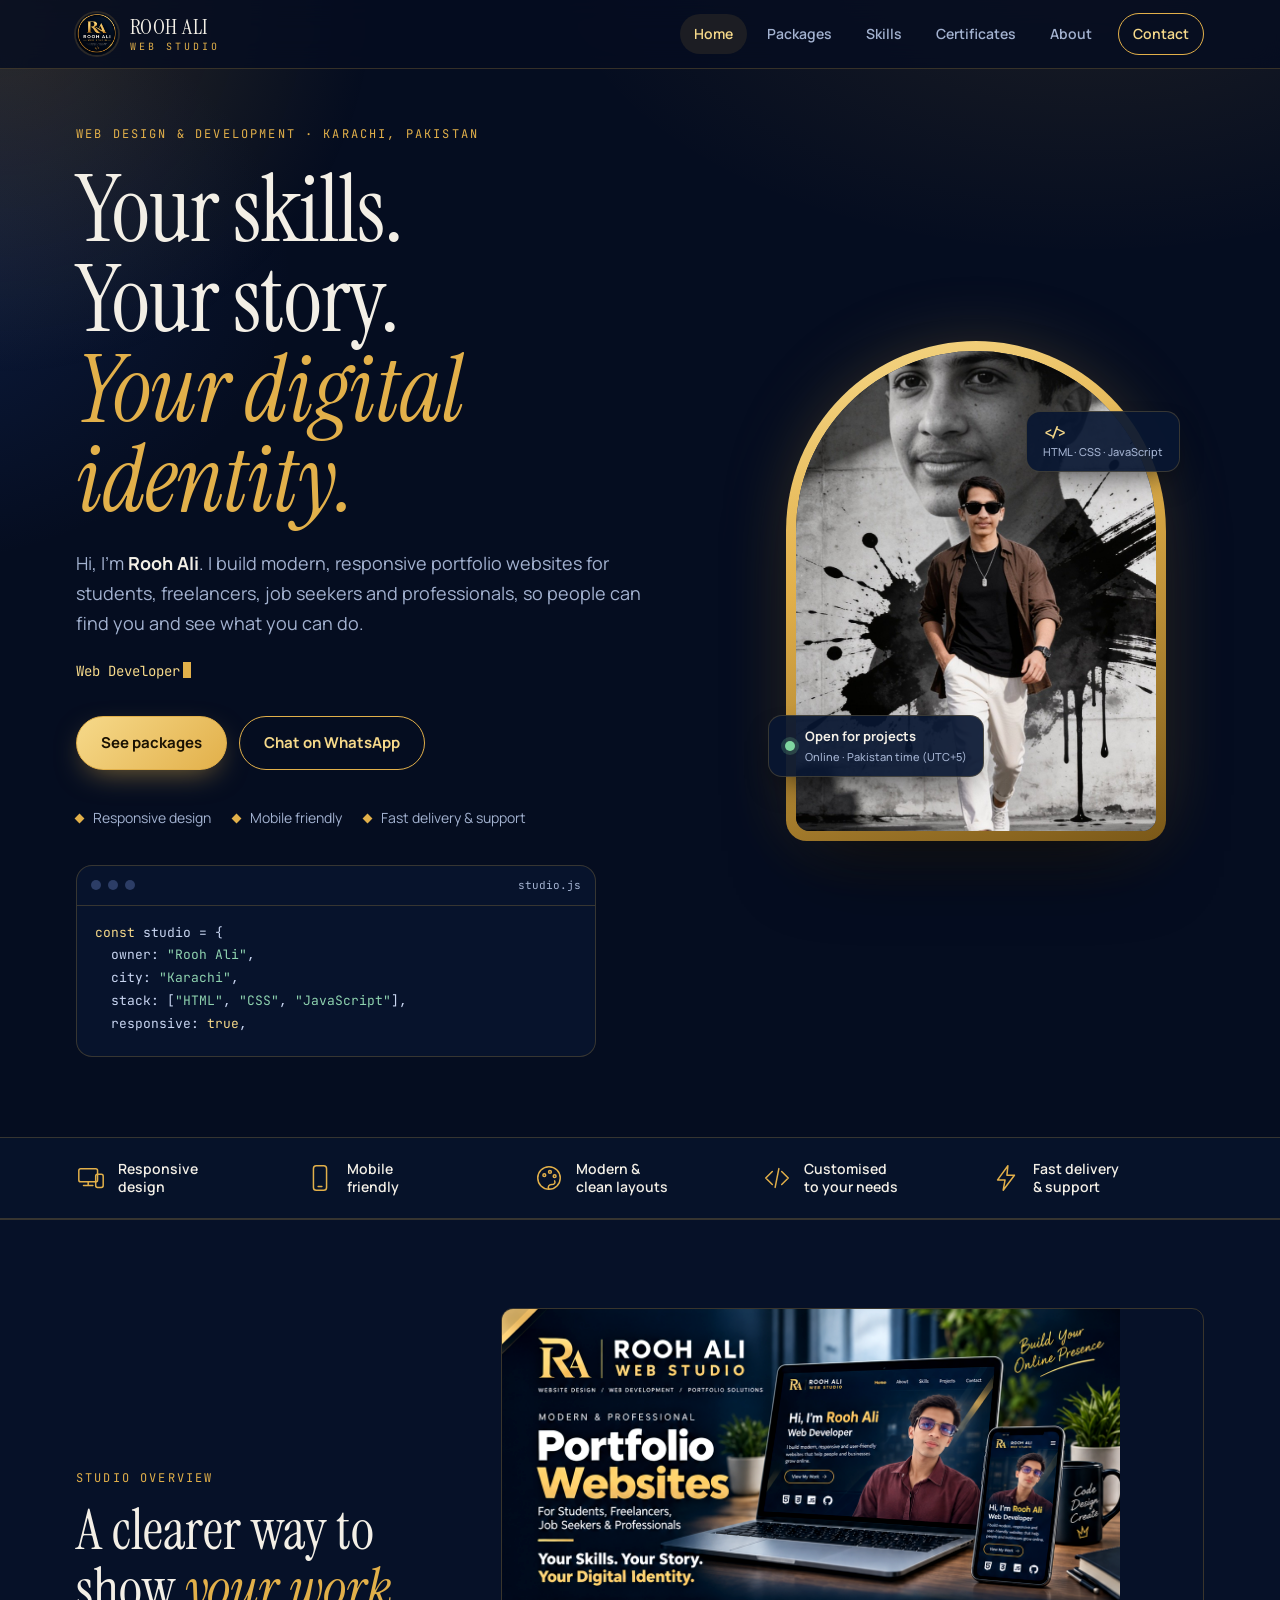
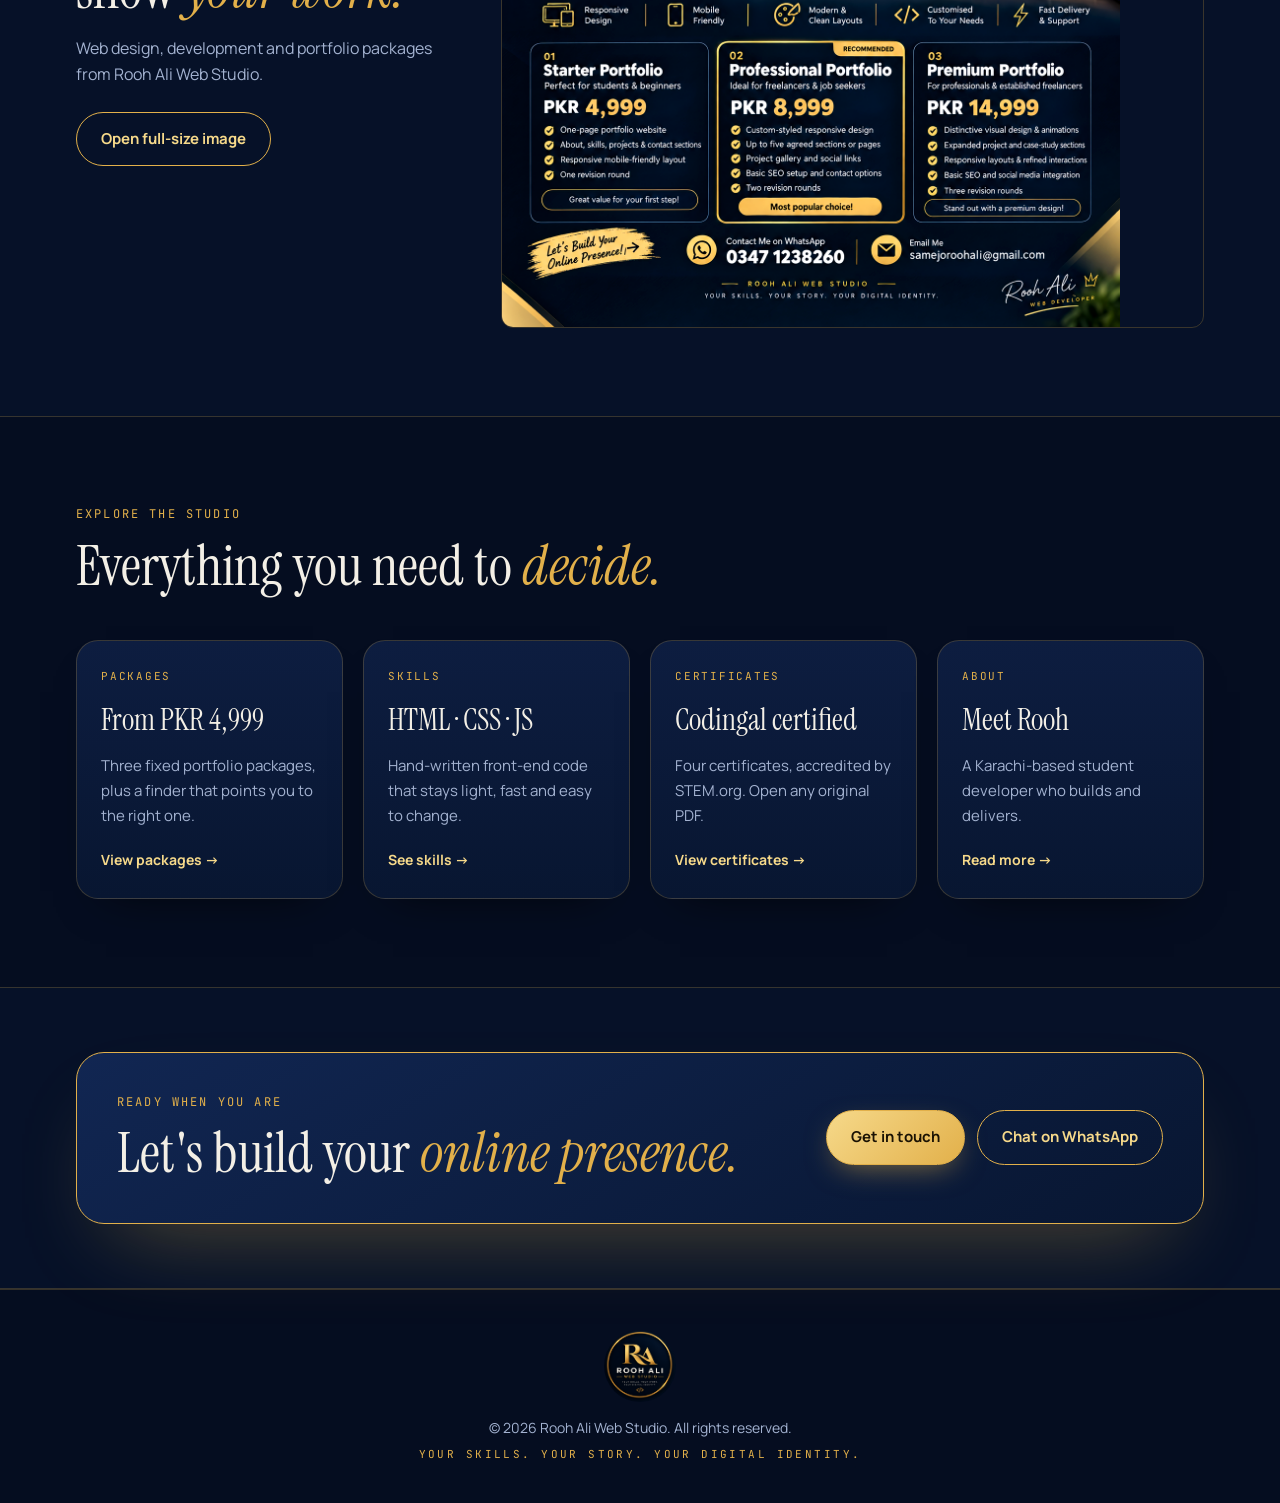
<file: index.html>
<!doctype html>
<html lang="en">

<head>
  <meta charset="utf-8">
  <meta name="viewport" content="width=device-width,initial-scale=1,viewport-fit=cover">
  <title>Rooh Ali Web Studio</title>
  <meta name="description"
    content="Rooh Ali Web Studio: modern, responsive portfolio websites for students, freelancers, job seekers and professionals. Karachi, Pakistan.">
  <meta property="og:title" content="Rooh Ali Web Studio">
  <meta property="og:description" content="Modern portfolio websites for students, freelancers and professionals.">
  <meta property="og:image" content="./assets/photo.jpg">
  <meta property="og:type" content="website">
  <meta name="twitter:card" content="summary_large_image">
  <link rel="icon" href="./assets/logo.png">
  <link rel="stylesheet"
    href="https://fonts.googleapis.com/css2?family=Instrument+Serif:ital@0;1&family=Manrope:wght@400;500;600;700;800&family=JetBrains+Mono:wght@400;500&display=swap">
  <link rel="stylesheet" href="./style.css">
</head>

<body>
  <header class="top">
    <div class="wrap nav">
      <a class="brand" href="./index.html" aria-label="Rooh Ali Web Studio, home"><img src="./assets/logo.png" alt=""
          width="42" height="42"><b>ROOH ALI<span>WEB STUDIO</span></b></a>
      <button class="burger" id="burger" aria-expanded="false" aria-controls="links"
        aria-label="Open menu"><span></span></button>
      <nav class="links" id="links" aria-label="Main"><a href="./index.html" class="on" aria-current="page">Home</a><a
          href="./packages.html">Packages</a><a href="./skills.html">Skills</a><a
          href="./certificates.html">Certificates</a><a href="./about.html">About</a><a class="cta"
          href="./contact.html">Contact</a></nav>
    </div>
  </header>
  <main>
    <section class="hero">
      <div class="wrap hero-grid">
        <div>
          <div class="eyebrow">Web design &amp; development · Karachi, Pakistan</div>
          <h1>Your skills. Your story.<em>Your digital identity.</em></h1>
          <p class="sub">Hi, I'm <b>Rooh Ali</b>. I build modern, responsive portfolio websites for students,
            freelancers, job seekers and professionals, so people can find you and see what you can do.</p>
          <div class="role" aria-live="off"><span id="typed"></span><i></i></div>
          <div class="cta-row">
            <a class="btn btn-gold" href="./packages.html">See packages</a>
            <a class="btn btn-ghost"
              href="https://wa.me/923471238260?text=Hi%20Rooh%2C%20I%27d%20like%20a%20portfolio%20website."
              target="_blank" rel="noopener">Chat on WhatsApp</a>
          </div>
          <ul class="trust">
            <li>Responsive design</li>
            <li>Mobile friendly</li>
            <li>Fast delivery &amp; support</li>
          </ul>
          <div class="code" aria-hidden="true">
            <div class="bar"><i></i><i></i><i></i><span>studio.js</span></div>
            <pre id="codeout"></pre>
          </div>
        </div>
        <div class="portrait" id="portrait">
          <div class="frame" id="frame">
            <img src="./assets/photo.jpg" alt="Rooh Ali, web developer, walking in front of a concrete wall" width="864"
              height="1536">
          </div>
          <div class="badge b1"><span class="dot"></span>
            <div>Open for projects<small>Online · Pakistan time (UTC+5)</small></div>
          </div>
          <div class="badge b2">
            <div><code>&lt;/&gt;</code><small>HTML · CSS · JavaScript</small></div>
          </div>
        </div>
      </div>
    </section>

    <div class="strip">
      <div class="wrap">
        <ul>
          <li><svg viewBox="0 0 32 32">
              <rect x="3" y="6" width="20" height="14" rx="2" />
              <path d="M8 24h10M13 20v4" />
              <rect x="21" y="12" width="8" height="14" rx="2" />
            </svg>Responsive<br>design</li>
          <li><svg viewBox="0 0 32 32">
              <rect x="9" y="3" width="14" height="26" rx="3" />
              <path d="M14 25h4" />
            </svg>Mobile<br>friendly</li>
          <li><svg viewBox="0 0 32 32">
              <circle cx="16" cy="16" r="12" />
              <circle cx="11" cy="13" r="1.5" />
              <circle cx="17" cy="9.5" r="1.5" />
              <circle cx="22" cy="14" r="1.5" />
              <path d="M16 28c-2-3 0-5 3-5s4-2 3-4" />
            </svg>Modern &amp;<br>clean layouts</li>
          <li><svg viewBox="0 0 32 32">
              <path d="M11 9l-7 7 7 7M21 9l7 7-7 7M18 6l-4 20" />
            </svg>Customised<br>to your needs</li>
          <li><svg viewBox="0 0 32 32">
              <path d="M18 3L7 18h8l-2 11 12-16h-8z" />
            </svg>Fast delivery<br>&amp; support</li>
        </ul>
      </div>
    </div>

    <section class="alt studio-art">
      <div class="wrap">
        <div class="studio-art-copy">
          <div class="eyebrow">Studio overview</div>
          <h2 class="h2">A clearer way to show <em>your work.</em></h2>
          <p class="lead">Web design, development and portfolio packages from Rooh Ali Web Studio.</p>
          <a class="btn btn-ghost" href="./assets/studio-promo.png" target="_blank" rel="noopener">Open full-size
            image</a>
        </div>
        <a class="studio-art-image" href="./assets/studio-promo.png" target="_blank" rel="noopener">
          <img src="./assets/studio-promo.png"
            alt="Rooh Ali Web Studio overview of portfolio services, packages and contact details" loading="lazy">
        </a>
      </div>
    </section>

    <section id="explore">
      <div class="wrap">
        <div class="sec-head rv">
          <div class="eyebrow">Explore the studio</div>
          <h2 class="h2">Everything you need to <em>decide.</em></h2>
        </div>
        <div class="explore">
          <a class="xcard rv" href="./packages.html"><small>Packages</small>
            <h3>From PKR 4,999</h3>
            <p>Three fixed portfolio packages, plus a finder that points you to the right one.</p><span class="go">View
              packages →</span>
          </a>
          <a class="xcard rv" href="./skills.html"><small>Skills</small>
            <h3>HTML · CSS · JS</h3>
            <p>Hand-written front-end code that stays light, fast and easy to change.</p><span class="go">See skills
              →</span>
          </a>
          <a class="xcard rv" href="./certificates.html"><small>Certificates</small>
            <h3>Codingal certified</h3>
            <p>Four certificates, accredited by STEM.org. Open any original PDF.</p><span class="go">View
              certificates →</span>
          </a>
          <a class="xcard rv" href="./about.html"><small>About</small>
            <h3>Meet Rooh</h3>
            <p>A Karachi-based student developer who builds and delivers.</p><span class="go">Read more →</span>
          </a>
        </div>
      </div>
    </section>
    <section class="alt" style="padding-block:64px">
      <div class="wrap">
        <div class="band rv">
          <div>
            <div class="eyebrow">Ready when you are</div>
            <h2 class="h2">Let's build your <em>online presence.</em></h2>
          </div>
          <div class="cta-row" style="margin:0"><a class="btn btn-gold" href="./contact.html">Get in touch</a><a
              class="btn btn-ghost"
              href="https://wa.me/923471238260?text=Hi%20Rooh%2C%20I%27d%20like%20a%20portfolio%20website."
              target="_blank" rel="noopener">Chat on WhatsApp</a></div>
        </div>
      </div>
    </section>
  </main>
  <footer>
    <div class="wrap"><img src="./assets/logo.png" alt="Rooh Ali Web Studio logo" width="72" height="72">
      <div>© <span id="yr">2026</span> Rooh Ali Web Studio. All rights reserved.</div>
      <div class="tl">Your skills. Your story. Your digital identity.</div>
    </div>
  </footer>
  <button class="totop" id="totop" aria-label="Back to top">↑</button>
  <script src="./main.js"></script>
</body>

</html>
</file>
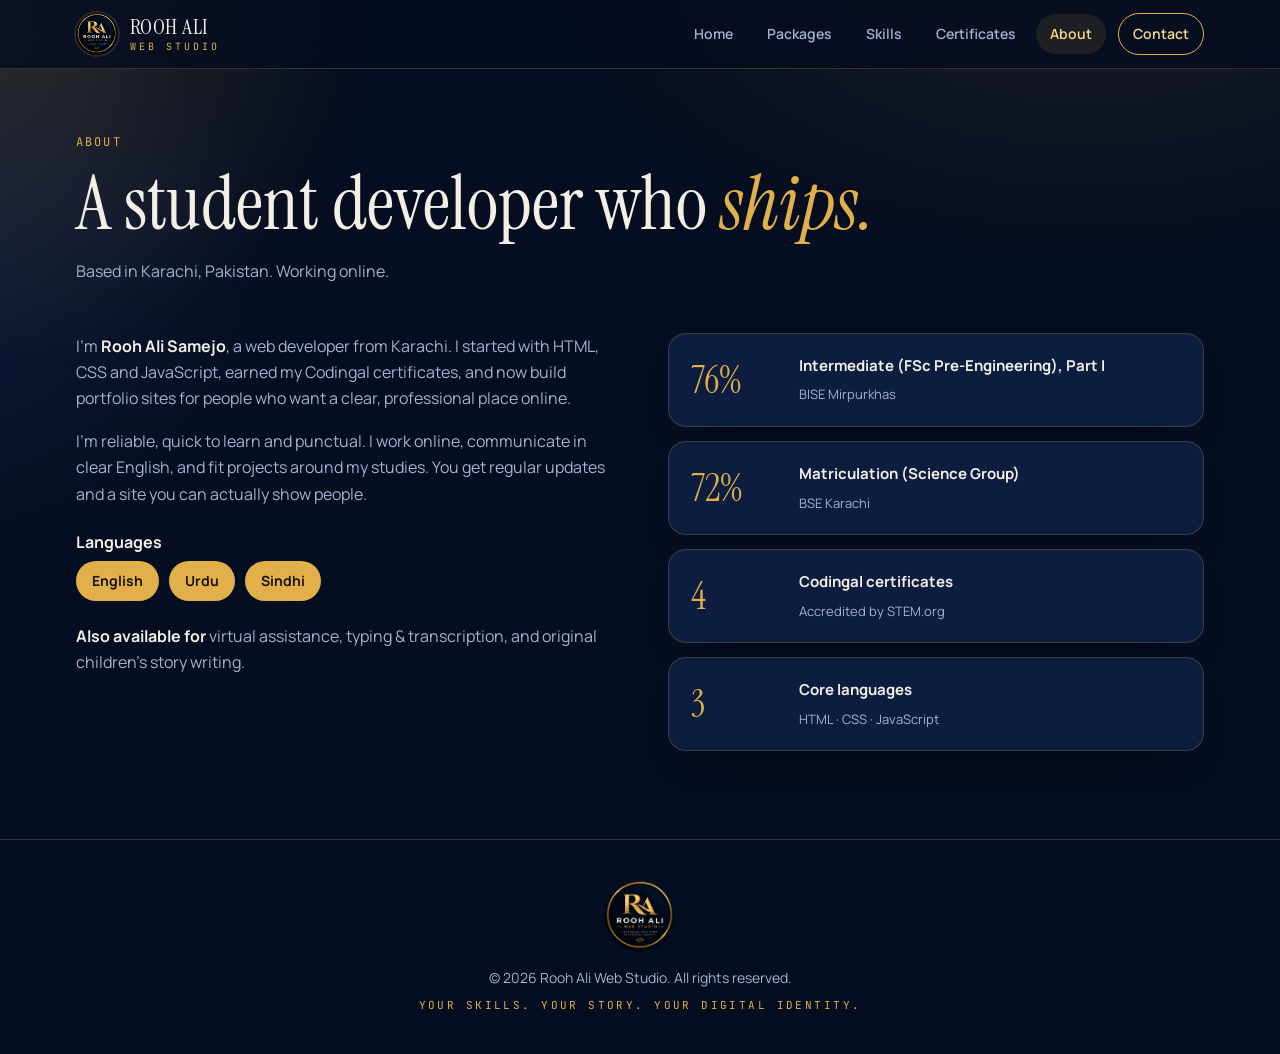
<file: about.html>
<!doctype html>
<html lang="en">

<head>
  <meta charset="utf-8">
  <meta name="viewport" content="width=device-width,initial-scale=1,viewport-fit=cover">
  <title>About | Rooh Ali Web Studio</title>
  <meta name="description"
    content="Rooh Ali Web Studio: modern, responsive portfolio websites for students, freelancers, job seekers and professionals. Karachi, Pakistan.">
  <link rel="icon" href="./assets/logo.png">
  <link rel="stylesheet"
    href="https://fonts.googleapis.com/css2?family=Instrument+Serif:ital@0;1&family=Manrope:wght@400;500;600;700;800&family=JetBrains+Mono:wght@400;500&display=swap">
  <link rel="stylesheet" href="./style.css">
</head>

<body>
  <header class="top">
    <div class="wrap nav">
      <a class="brand" href="./index.html" aria-label="Rooh Ali Web Studio, home"><img src="./assets/logo.png" alt=""
          width="42" height="42"><b>ROOH ALI<span>WEB STUDIO</span></b></a>
      <button class="burger" id="burger" aria-expanded="false" aria-controls="links"
        aria-label="Open menu"><span></span></button>
      <nav class="links" id="links" aria-label="Main"><a href="./index.html">Home</a><a
          href="./packages.html">Packages</a><a href="./skills.html">Skills</a><a
          href="./certificates.html">Certificates</a><a href="./about.html" class="on" aria-current="page">About</a><a
          class="cta" href="./contact.html">Contact</a></nav>
    </div>
  </header>
  <main>
    <div class="phead">
      <div class="wrap">
        <div class="eyebrow">About</div>
        <h1>A student developer who <em>ships.</em></h1>
        <p class="lead">Based in Karachi, Pakistan. Working online.</p>
      </div>
    </div>
    <section id="about">
      <div class="wrap about">
        <div class="rv">
          <div>
            <p>I'm <b>Rooh Ali Samejo</b>, a web developer from Karachi. I started with HTML, CSS and JavaScript, earned
              my Codingal certificates, and now build portfolio sites for people who want a clear, professional place
              online.</p>
            <p>I'm reliable, quick to learn and punctual. I work online, communicate in clear English, and fit projects
              around my studies. You get regular updates and a site you can actually show people.</p>
            <p style="margin-top:22px"><b>Languages</b></p>
            <div class="langs"><span>English</span><span>Urdu</span><span>Sindhi</span></div>
            <p style="margin-top:22px"><b>Also available for</b> virtual assistance, typing &amp; transcription, and
              original children's story writing.</p>
          </div>
        </div>
        <div class="facts rv">
          <div class="fact">
            <div class="n">76%</div><b>Intermediate (FSc Pre-Engineering), Part I</b><span>BISE Mirpurkhas</span>
          </div>
          <div class="fact">
            <div class="n">72%</div><b>Matriculation (Science Group)</b><span>BSE Karachi</span>
          </div>
          <div class="fact">
            <div class="n">4</div><b>Codingal certificates</b><span>Accredited by STEM.org</span>
          </div>
          <div class="fact">
            <div class="n">3</div><b>Core languages</b><span>HTML · CSS · JavaScript</span>
          </div>
        </div>
      </div>
    </section>

  </main>
  <footer>
    <div class="wrap"><img src="./assets/logo.png" alt="Rooh Ali Web Studio logo" width="72" height="72">
      <div>© <span id="yr">2026</span> Rooh Ali Web Studio. All rights reserved.</div>
      <div class="tl">Your skills. Your story. Your digital identity.</div>
    </div>
  </footer>
  <button class="totop" id="totop" aria-label="Back to top">↑</button>
  <script src="./main.js"></script>
</body>

</html>
</file>
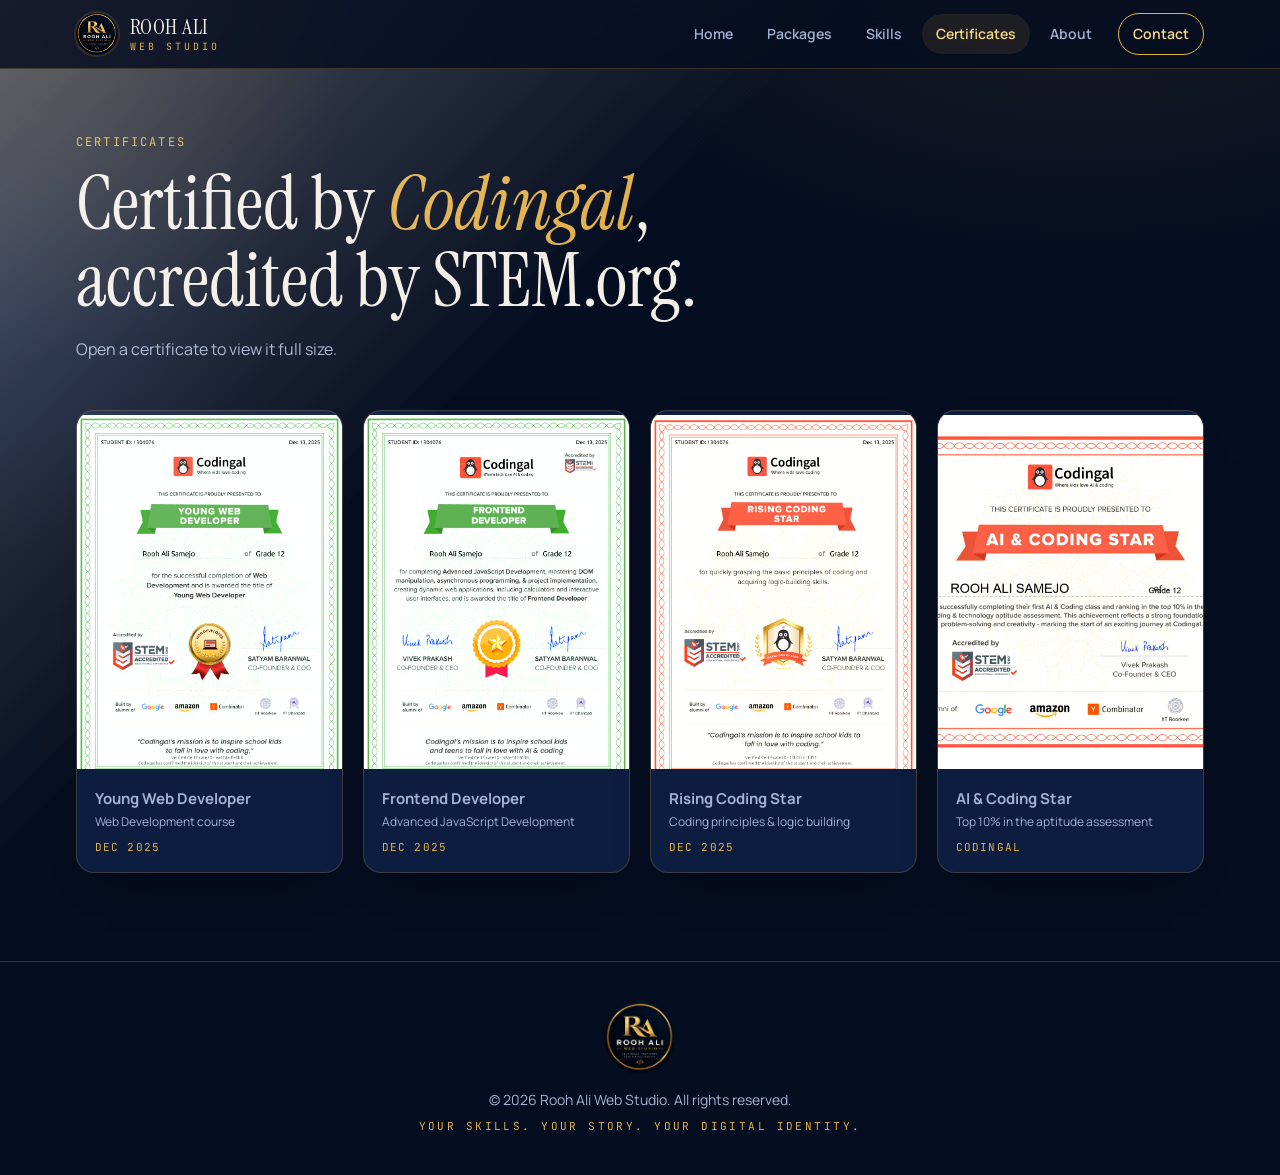
<file: certificates.html>
<!doctype html>
<html lang="en">

<head>
  <meta charset="utf-8">
  <meta name="viewport" content="width=device-width,initial-scale=1,viewport-fit=cover">
  <title>Certificates | Rooh Ali Web Studio</title>
  <meta name="description"
    content="Rooh Ali Web Studio: modern, responsive portfolio websites for students, freelancers, job seekers and professionals. Karachi, Pakistan.">
  <link rel="icon" href="./assets/logo.png">
  <link rel="stylesheet"
    href="https://fonts.googleapis.com/css2?family=Instrument+Serif:ital@0;1&family=Manrope:wght@400;500;600;700;800&family=JetBrains+Mono:wght@400;500&display=swap">
  <link rel="stylesheet" href="./style.css">
</head>

<body>
  <header class="top">
    <div class="wrap nav">
      <a class="brand" href="./index.html" aria-label="Rooh Ali Web Studio, home"><img src="./assets/logo.png" alt=""
          width="42" height="42"><b>ROOH ALI<span>WEB STUDIO</span></b></a>
      <button class="burger" id="burger" aria-expanded="false" aria-controls="links"
        aria-label="Open menu"><span></span></button>
      <nav class="links" id="links" aria-label="Main"><a href="./index.html">Home</a><a
          href="./packages.html">Packages</a><a href="./skills.html">Skills</a><a href="./certificates.html" class="on"
          aria-current="page">Certificates</a><a href="./about.html">About</a><a class="cta"
          href="./contact.html">Contact</a></nav>
    </div>
  </header>
  <main>
    <div class="phead">
      <div class="wrap">
        <div class="eyebrow">Certificates</div>
        <h1>Certified by <em>Codingal</em>, accredited by STEM.org.</h1>
        <p class="lead">Open a certificate to view it full size.</p>
      </div>
    </div>
    <section id="certificates">
      <div class="wrap">
        <div class="certs">
          <button class="cert rv" type="button" data-img="./assets/cert-web-preview.png" data-title="Young Web Developer"
            data-desc="Web Development course" aria-label="View Young Web Developer certificate preview">
            <span class="im"><img src="./assets/cert-web-preview.png" alt="Young Web Developer certificate preview" loading="lazy"></span>
            <span class="tx"><b>Young Web Developer</b><span>Web Development course</span><em>DEC 2025</em></span>
          </button>
          <button class="cert rv" type="button" data-img="./assets/cert-frontend-preview.png" data-title="Frontend Developer"
            data-desc="Advanced JavaScript Development" aria-label="View Frontend Developer certificate preview">
            <span class="im"><img src="./assets/cert-frontend-preview.png" alt="Frontend Developer certificate preview" loading="lazy"></span>
            <span class="tx"><b>Frontend Developer</b><span>Advanced JavaScript Development</span><em>DEC
                2025</em></span>
          </button>
          <button class="cert rv" type="button" data-img="./assets/cert-rising-preview.png" data-title="Rising Coding Star"
            data-desc="Coding principles &amp; logic building" aria-label="View Rising Coding Star certificate preview">
            <span class="im"><img src="./assets/cert-rising-preview.png" alt="Rising Coding Star certificate preview" loading="lazy"></span>
            <span class="tx"><b>Rising Coding Star</b><span>Coding principles &amp; logic building</span><em>DEC
                2025</em></span>
          </button>
          <button class="cert rv" type="button" data-img="./assets/cert-trial-preview.png" data-title="AI &amp; Coding Star"
            data-desc="Top 10% in the aptitude assessment" aria-label="View AI and Coding Star certificate preview">
            <span class="im"><img src="./assets/cert-trial-preview.png" alt="AI and Coding Star certificate preview" loading="lazy"></span>
            <span class="tx"><b>AI &amp; Coding Star</b><span>Top 10% in the aptitude
                assessment</span><em>CODINGAL</em></span>
          </button>
        </div>
      </div>
    </section>

  </main>
  <footer>
    <div class="wrap"><img src="./assets/logo.png" alt="Rooh Ali Web Studio logo" width="72" height="72">
      <div>© <span id="yr">2026</span> Rooh Ali Web Studio. All rights reserved.</div>
      <div class="tl">Your skills. Your story. Your digital identity.</div>
    </div>
  </footer>
  <button class="totop" id="totop" aria-label="Back to top">↑</button>
  <script src="./main.js"></script>
</body>

</html>
</file>
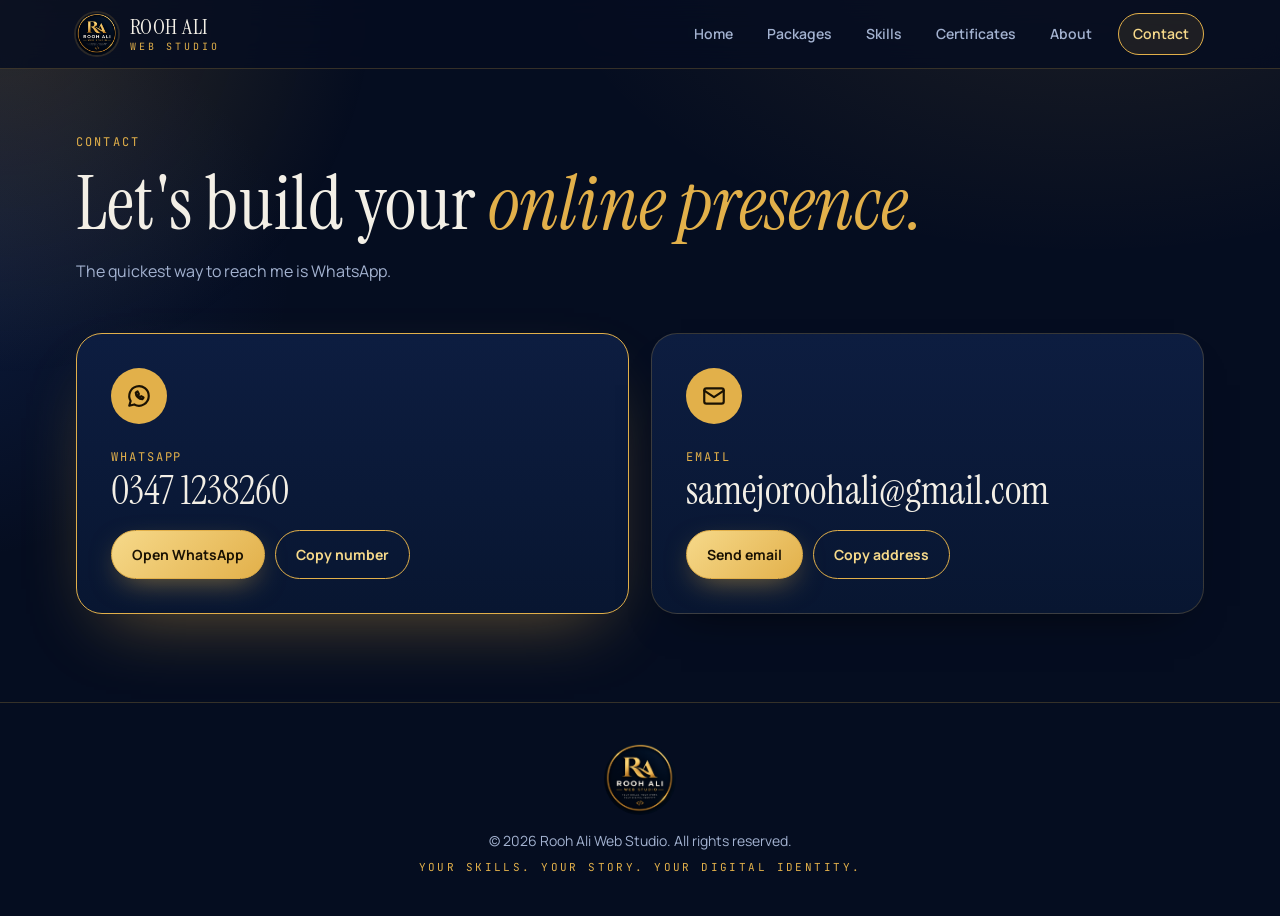
<file: contact.html>
<!doctype html>
<html lang="en">

<head>
    <meta charset="utf-8">
    <meta name="viewport" content="width=device-width,initial-scale=1,viewport-fit=cover">
    <title>Contact | Rooh Ali Web Studio</title>
    <meta name="description"
        content="Rooh Ali Web Studio: modern, responsive portfolio websites for students, freelancers, job seekers and professionals. Karachi, Pakistan.">
    <link rel="icon" href="./assets/logo.png">
    <link rel="stylesheet"
        href="https://fonts.googleapis.com/css2?family=Instrument+Serif:ital@0;1&family=Manrope:wght@400;500;600;700;800&family=JetBrains+Mono:wght@400;500&display=swap">
    <link rel="stylesheet" href="./style.css">
</head>

<body>
    <header class="top">
        <div class="wrap nav">
            <a class="brand" href="./index.html" aria-label="Rooh Ali Web Studio, home"><img src="./assets/logo.png" alt=""
                    width="42" height="42"><b>ROOH ALI<span>WEB STUDIO</span></b></a>
            <button class="burger" id="burger" aria-expanded="false" aria-controls="links"
                aria-label="Open menu"><span></span></button>
            <nav class="links" id="links" aria-label="Main"><a href="./index.html">Home</a><a
                    href="./packages.html">Packages</a><a href="./skills.html">Skills</a><a
                    href="./certificates.html">Certificates</a><a href="./about.html">About</a><a class="cta on"
                    href="./contact.html" aria-current="page">Contact</a></nav>
        </div>
    </header>
    <main>
        <div class="phead">
            <div class="wrap">
                <div class="eyebrow">Contact</div>
                <h1>Let's build your <em>online presence.</em></h1>
                <p class="lead">The quickest way to reach me is WhatsApp.</p>
            </div>
        </div>
        <section>
            <div class="wrap">
                <div class="ccards">
                    <article class="ccard main rv"><span class="ci"><svg viewBox="0 0 24 24">
                                <path d="M21 12a9 9 0 0 1-13.4 7.8L3 21l1.3-4.4A9 9 0 1 1 21 12z" />
                                <path d="M9 9c0 3 3 6 6 6l1.2-1.6-2.2-1.2-.9.8c-.9-.4-1.6-1.1-2-2l.8-.9L10.7 7.8z" />
                            </svg></span>
                        <div><small>WhatsApp</small><strong>0347 1238260</strong></div>
                        <div class="acts"><a class="btn btn-gold"
                                href="https://wa.me/923471238260?text=Hi%20Rooh%2C%20I%27d%20like%20a%20portfolio%20website."
                                target="_blank" rel="noopener">Open WhatsApp</a><button class="btn btn-ghost cp"
                                type="button" data-copy="0347 1238260">Copy number</button></div>
                    </article>
                    <article class="ccard rv"><span class="ci"><svg viewBox="0 0 24 24">
                                <rect x="3" y="5" width="18" height="14" rx="2" />
                                <path d="M3 7l9 6 9-6" />
                            </svg></span>
                        <div><small>Email</small><strong>samejoroohali@gmail.com</strong></div>
                        <div class="acts"><a class="btn btn-gold" href="mailto:samejoroohali@gmail.com">Send
                                email</a><button class="btn btn-ghost cp" type="button"
                                data-copy="samejoroohali@gmail.com">Copy address</button></div>
                    </article>
                </div>
            </div>
        </section>
    </main>
    <footer>
        <div class="wrap"><img src="./assets/logo.png" alt="Rooh Ali Web Studio logo" width="72" height="72">
            <div>© <span id="yr">2026</span> Rooh Ali Web Studio. All rights reserved.</div>
            <div class="tl">Your skills. Your story. Your digital identity.</div>
        </div>
    </footer>
    <button class="totop" id="totop" aria-label="Back to top">↑</button>
    <script src="./main.js"></script>
</body>

</html>
</file>
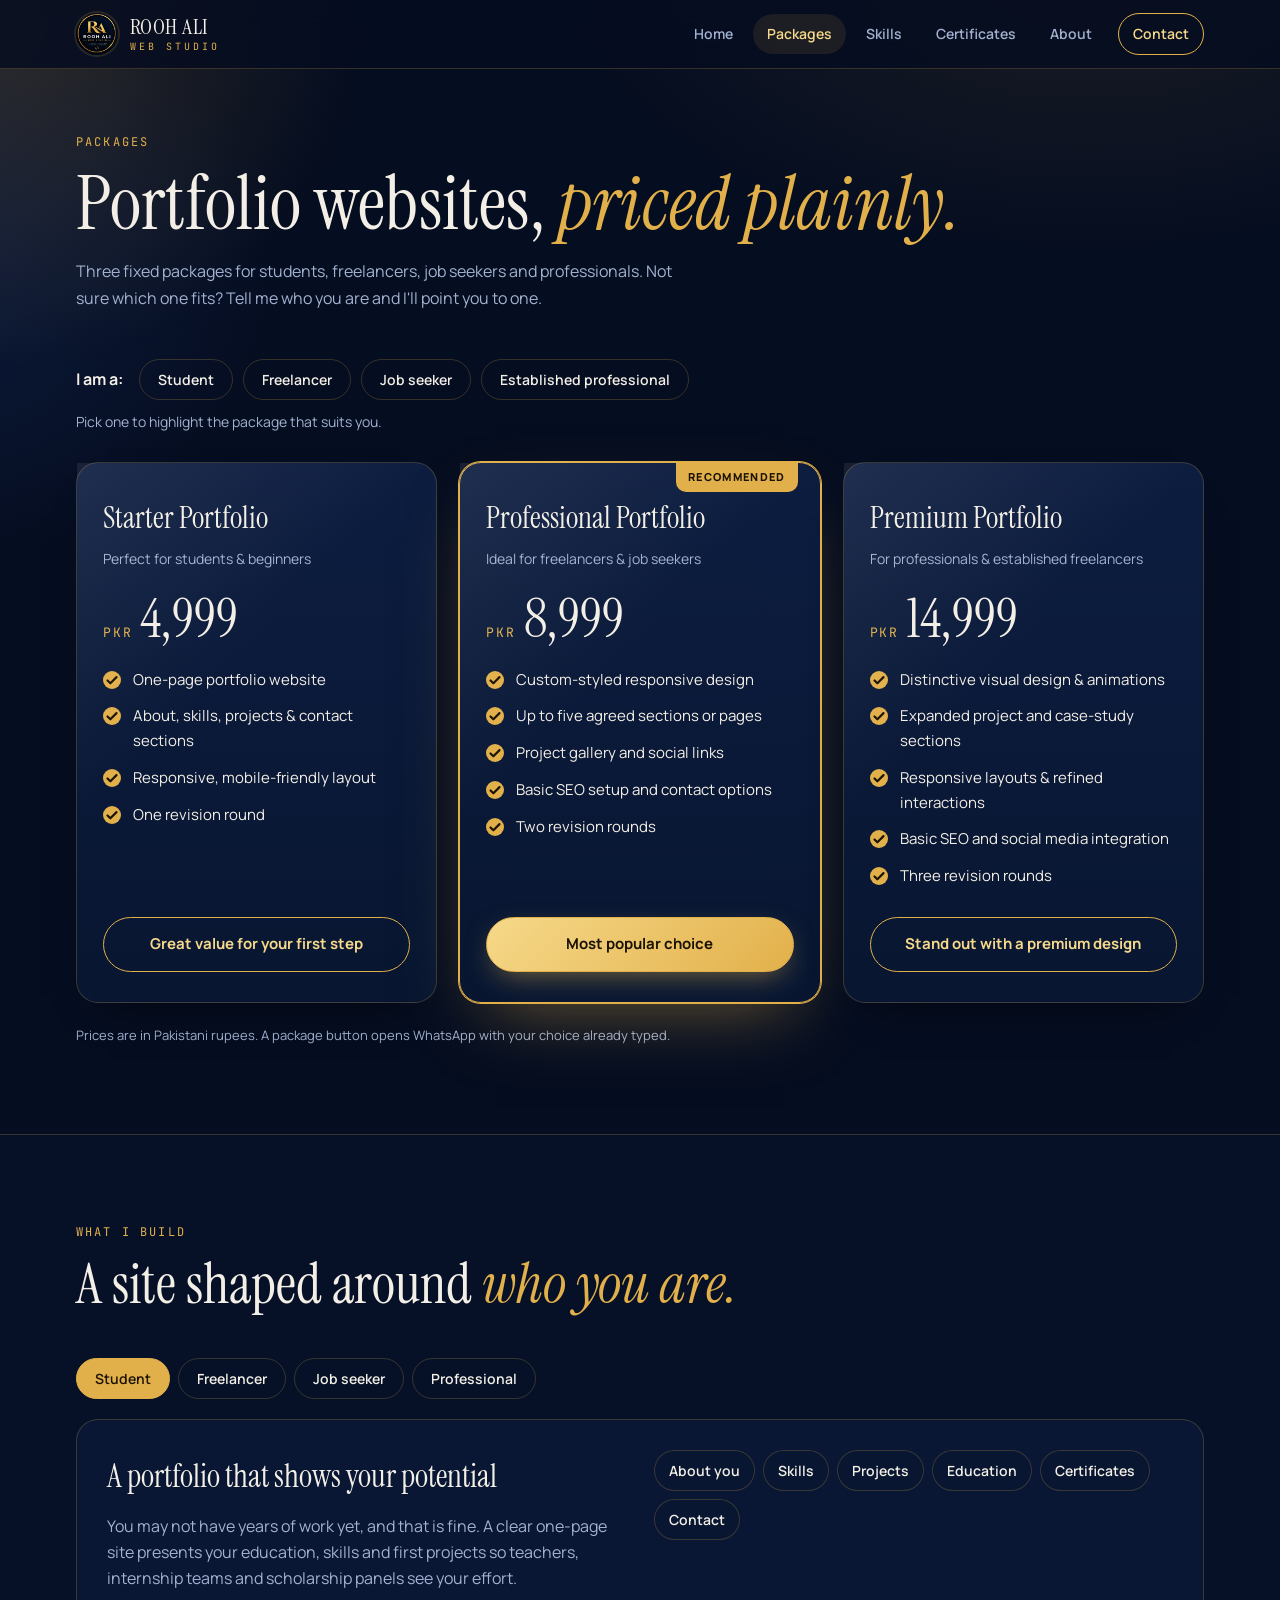
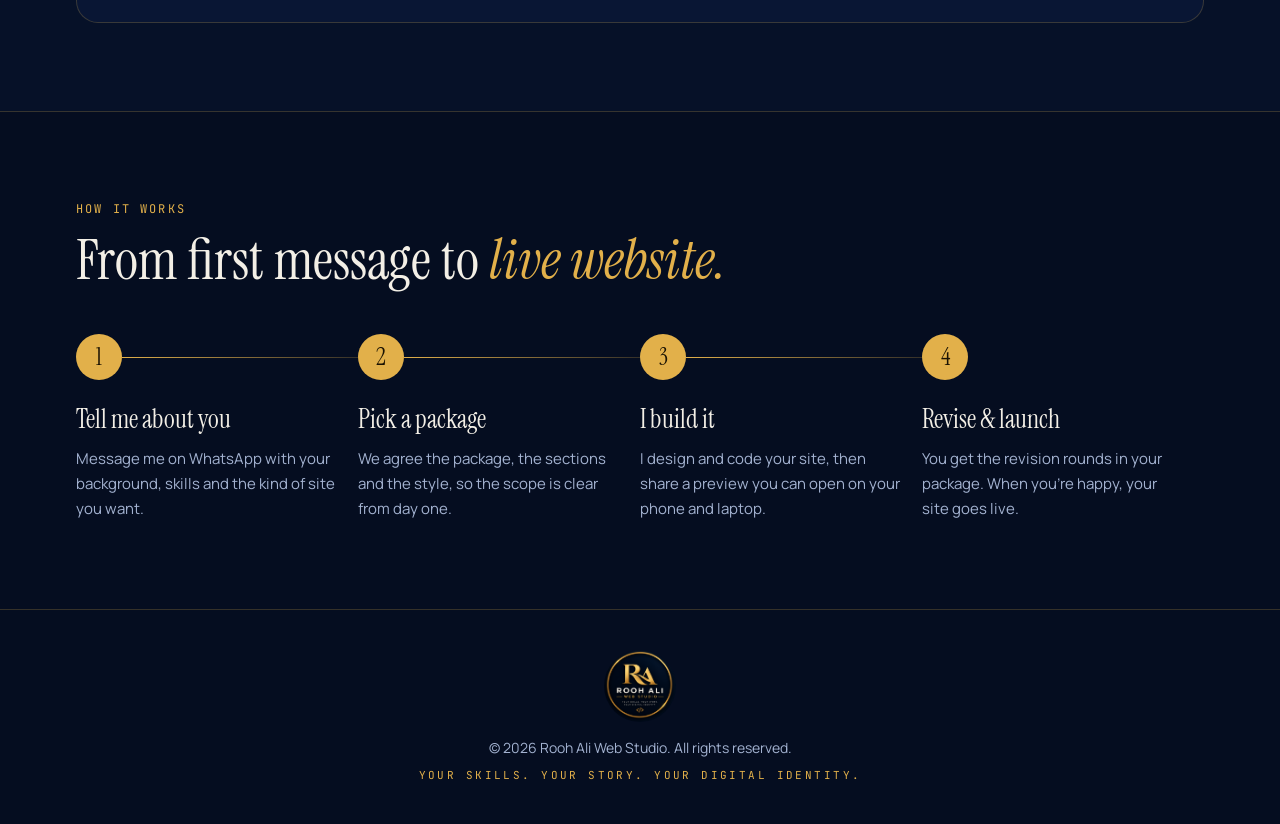
<file: packages.html>
<!doctype html>
<html lang="en">

<head>
  <meta charset="utf-8">
  <meta name="viewport" content="width=device-width,initial-scale=1,viewport-fit=cover">
  <title>Packages | Rooh Ali Web Studio</title>
  <meta name="description"
    content="Rooh Ali Web Studio: modern, responsive portfolio websites for students, freelancers, job seekers and professionals. Karachi, Pakistan.">
  <link rel="icon" href="./assets/logo.png">
  <link rel="stylesheet"
    href="https://fonts.googleapis.com/css2?family=Instrument+Serif:ital@0;1&family=Manrope:wght@400;500;600;700;800&family=JetBrains+Mono:wght@400;500&display=swap">
  <link rel="stylesheet" href="./style.css">
</head>

<body>
  <header class="top">
    <div class="wrap nav">
      <a class="brand" href="./index.html" aria-label="Rooh Ali Web Studio, home"><img src="./assets/logo.png" alt=""
          width="42" height="42"><b>ROOH ALI<span>WEB STUDIO</span></b></a>
      <button class="burger" id="burger" aria-expanded="false" aria-controls="links"
        aria-label="Open menu"><span></span></button>
      <nav class="links" id="links" aria-label="Main"><a href="./index.html">Home</a><a href="./packages.html" class="on"
          aria-current="page">Packages</a><a href="./skills.html">Skills</a><a href="./certificates.html">Certificates</a><a
          href="./about.html">About</a><a class="cta" href="./contact.html">Contact</a></nav>
    </div>
  </header>
  <main>
    <div class="phead">
      <div class="wrap">
        <div class="eyebrow">Packages</div>
        <h1>Portfolio websites, <em>priced plainly.</em></h1>
        <p class="lead">Three fixed packages for students, freelancers, job seekers and professionals. Not sure which
          one fits? Tell me who you are and I'll point you to one.</p>
      </div>
    </div>
    <section id="packages">
      <div class="wrap">
        <div class="finder rv" role="group" aria-label="Package finder">
          <span class="lbl">I am a:</span>
          <button class="chip" data-who="student" aria-pressed="false">Student</button>
          <button class="chip" data-who="freelancer" aria-pressed="false">Freelancer</button>
          <button class="chip" data-who="seeker" aria-pressed="false">Job seeker</button>
          <button class="chip" data-who="pro" aria-pressed="false">Established professional</button>
          <p class="finder-note" id="fnote" aria-live="polite">Pick one to highlight the package that suits you.</p>
        </div>

        <div class="plans">
          <article class="plan rv" id="plan-starter" data-name="Starter Portfolio">
            <h3>Starter Portfolio</h3>
            <p class="for">Perfect for students &amp; beginners</p>
            <div class="price"><small>PKR</small>4,999</div>
            <ul>
              <li>One-page portfolio website</li>
              <li>About, skills, projects &amp; contact sections</li>
              <li>Responsive, mobile-friendly layout</li>
              <li>One revision round</li>
            </ul>
            <a class="btn btn-ghost"
              href="https://wa.me/923471238260?text=Hi%20Rooh%2C%20I%27d%20like%20the%20Starter%20Portfolio%20%28PKR%204%2C999%29."
              target="_blank" rel="noopener">Great value for your first step</a>
          </article>
          <article class="plan rec rv" id="plan-pro" data-name="Professional Portfolio">
            <span class="tag">RECOMMENDED</span>
            <h3>Professional Portfolio</h3>
            <p class="for">Ideal for freelancers &amp; job seekers</p>
            <div class="price"><small>PKR</small>8,999</div>
            <ul>
              <li>Custom-styled responsive design</li>
              <li>Up to five agreed sections or pages</li>
              <li>Project gallery and social links</li>
              <li>Basic SEO setup and contact options</li>
              <li>Two revision rounds</li>
            </ul>
            <a class="btn btn-gold"
              href="https://wa.me/923471238260?text=Hi%20Rooh%2C%20I%27d%20like%20the%20Professional%20Portfolio%20%28PKR%208%2C999%29."
              target="_blank" rel="noopener">Most popular choice</a>
          </article>
          <article class="plan rv" id="plan-premium" data-name="Premium Portfolio">
            <h3>Premium Portfolio</h3>
            <p class="for">For professionals &amp; established freelancers</p>
            <div class="price"><small>PKR</small>14,999</div>
            <ul>
              <li>Distinctive visual design &amp; animations</li>
              <li>Expanded project and case-study sections</li>
              <li>Responsive layouts &amp; refined interactions</li>
              <li>Basic SEO and social media integration</li>
              <li>Three revision rounds</li>
            </ul>
            <a class="btn btn-ghost"
              href="https://wa.me/923471238260?text=Hi%20Rooh%2C%20I%27d%20like%20the%20Premium%20Portfolio%20%28PKR%2014%2C999%29."
              target="_blank" rel="noopener">Stand out with a premium design</a>
          </article>
        </div>
        <p class="fine">Prices are in Pakistani rupees. A package button opens WhatsApp with your choice already typed.
        </p>
      </div>
    </section>

    <section id="build" class="alt">
      <div class="wrap">
        <div class="sec-head rv">
          <div class="eyebrow">What I build</div>
          <h2 class="h2">A site shaped around <em>who you are.</em></h2>
        </div>
        <div class="tabs" role="tablist" aria-label="Website types">
          <button class="chip" role="tab" id="t-student" aria-selected="true" aria-pressed="true"
            data-tab="student">Student</button>
          <button class="chip" role="tab" id="t-freelancer" aria-selected="false" aria-pressed="false"
            data-tab="freelancer">Freelancer</button>
          <button class="chip" role="tab" id="t-seeker" aria-selected="false" aria-pressed="false" data-tab="seeker">Job
            seeker</button>
          <button class="chip" role="tab" id="t-pro" aria-selected="false" aria-pressed="false"
            data-tab="pro">Professional</button>
        </div>
        <div class="tabpanel" id="tabpanel" role="tabpanel">
          <div>
            <h3 id="tp-title"></h3>
            <p id="tp-text"></p>
          </div>
          <ul id="tp-list"></ul>
        </div>
      </div>
    </section>

    <section id="process">
      <div class="wrap">
        <div class="sec-head rv">
          <div class="eyebrow">How it works</div>
          <h2 class="h2">From first message to <em>live website.</em></h2>
        </div>
        <div class="steps">
          <div class="step rv">
            <h3>Tell me about you</h3>
            <p>Message me on WhatsApp with your background, skills and the kind of site you want.</p>
          </div>
          <div class="step rv">
            <h3>Pick a package</h3>
            <p>We agree the package, the sections and the style, so the scope is clear from day one.</p>
          </div>
          <div class="step rv">
            <h3>I build it</h3>
            <p>I design and code your site, then share a preview you can open on your phone and laptop.</p>
          </div>
          <div class="step rv">
            <h3>Revise &amp; launch</h3>
            <p>You get the revision rounds in your package. When you're happy, your site goes live.</p>
          </div>
        </div>
      </div>
    </section>

  </main>
  <footer>
    <div class="wrap"><img src="./assets/logo.png" alt="Rooh Ali Web Studio logo" width="72" height="72">
      <div>© <span id="yr">2026</span> Rooh Ali Web Studio. All rights reserved.</div>
      <div class="tl">Your skills. Your story. Your digital identity.</div>
    </div>
  </footer>
  <button class="totop" id="totop" aria-label="Back to top">↑</button>
  <script src="./main.js"></script>
</body>

</html>
</file>
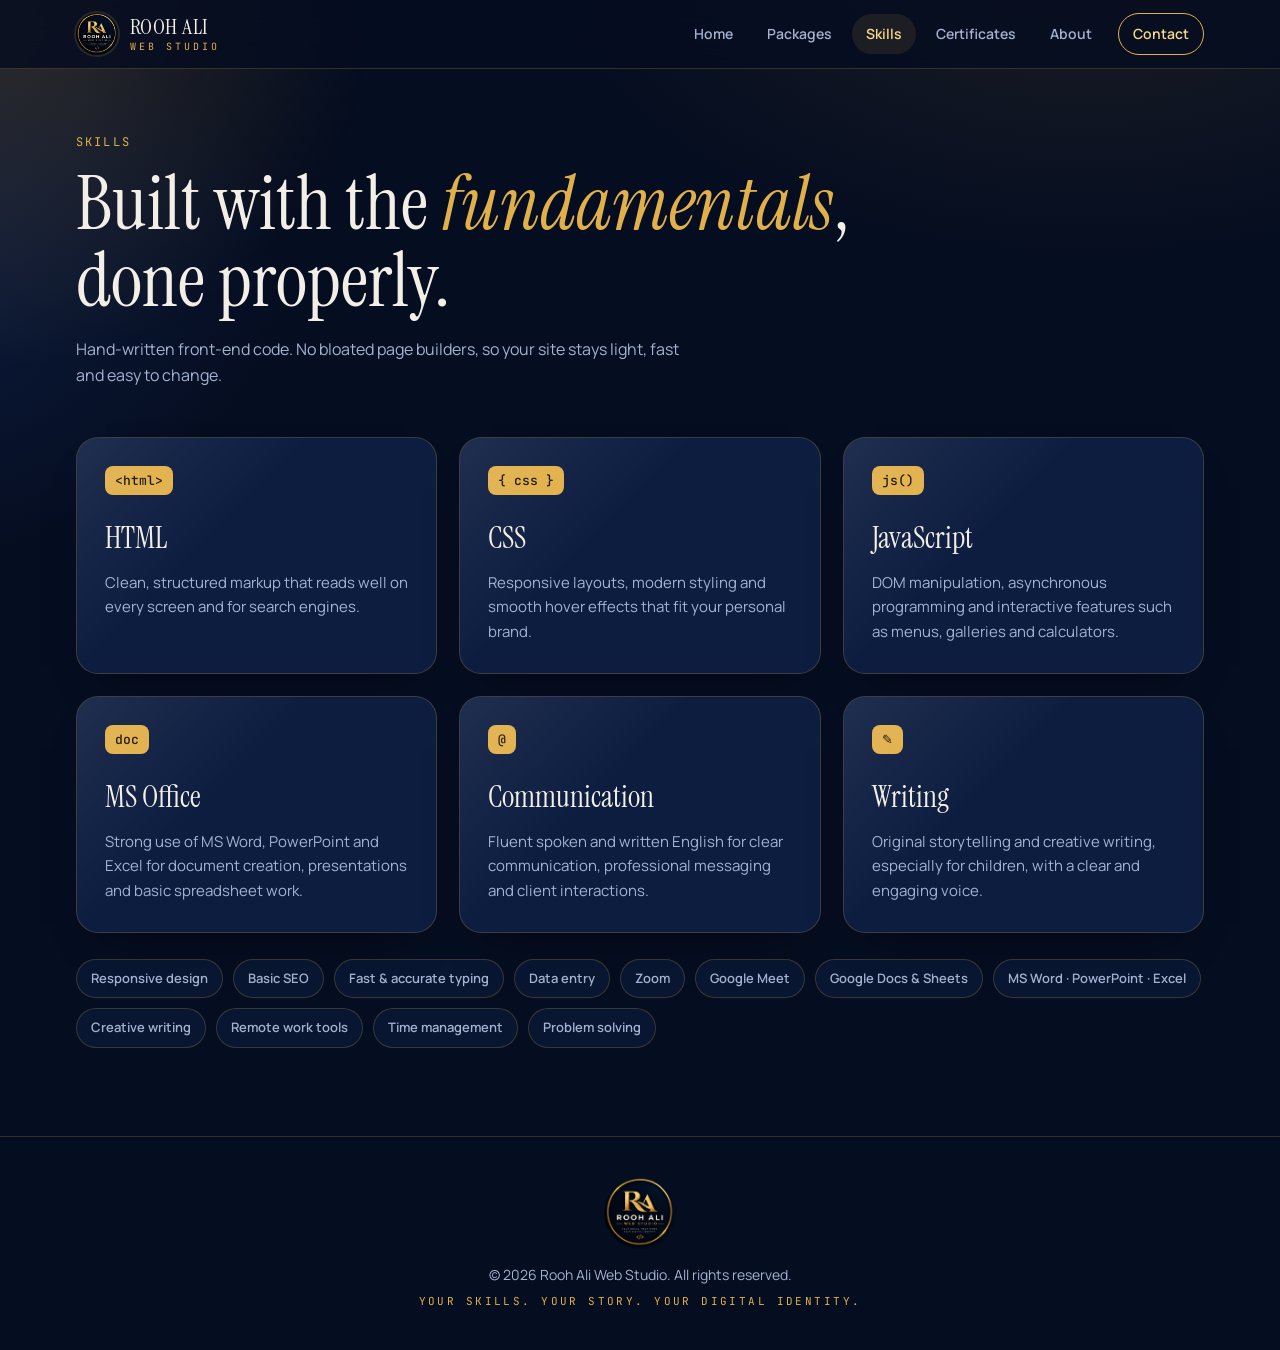
<file: skills.html>
<!doctype html>
<html lang="en">

<head>
  <meta charset="utf-8">
  <meta name="viewport" content="width=device-width,initial-scale=1,viewport-fit=cover">
  <title>Skills | Rooh Ali Web Studio</title>
  <meta name="description"
    content="Rooh Ali Web Studio: modern, responsive portfolio websites for students, freelancers, job seekers and professionals. Karachi, Pakistan.">
  <link rel="icon" href="./assets/logo.png">
  <link rel="stylesheet"
    href="https://fonts.googleapis.com/css2?family=Instrument+Serif:ital@0;1&family=Manrope:wght@400;500;600;700;800&family=JetBrains+Mono:wght@400;500&display=swap">
  <link rel="stylesheet" href="./style.css">
</head>

<body>
  <header class="top">
    <div class="wrap nav">
      <a class="brand" href="./index.html" aria-label="Rooh Ali Web Studio, home"><img src="./assets/logo.png" alt=""
          width="42" height="42"><b>ROOH ALI<span>WEB STUDIO</span></b></a>
      <button class="burger" id="burger" aria-expanded="false" aria-controls="links"
        aria-label="Open menu"><span></span></button>
      <nav class="links" id="links" aria-label="Main"><a href="./index.html">Home</a><a
          href="./packages.html">Packages</a><a href="./skills.html" class="on" aria-current="page">Skills</a><a
          href="./certificates.html">Certificates</a><a href="./about.html">About</a><a class="cta"
          href="./contact.html">Contact</a></nav>
    </div>
  </header>
  <main>
    <div class="phead">
      <div class="wrap">
        <div class="eyebrow">Skills</div>
        <h1>Built with the <em>fundamentals</em>, done properly.</h1>
        <p class="lead">Hand-written front-end code. No bloated page builders, so your site stays light, fast and easy
          to change.</p>
      </div>
    </div>
    <section id="skills">
      <div class="wrap">
        <div class="skills">
          <article class="skill rv"><span class="ic">&lt;html&gt;</span>
            <h3>HTML</h3>
            <p>Clean, structured markup that reads well on every screen and for search engines.</p>
          </article>
          <article class="skill rv"><span class="ic">{ css }</span>
            <h3>CSS</h3>
            <p>Responsive layouts, modern styling and smooth hover effects that fit your personal brand.</p>
          </article>
          <article class="skill rv"><span class="ic">js()</span>
            <h3>JavaScript</h3>
            <p>DOM manipulation, asynchronous programming and interactive features such as menus, galleries and
              calculators.</p>
          </article>
          <article class="skill rv"><span class="ic">doc</span>
            <h3>MS Office</h3>
            <p>Strong use of MS Word, PowerPoint and Excel for document creation, presentations and basic spreadsheet work.</p>
          </article>
          <article class="skill rv"><span class="ic">@</span>
            <h3>Communication</h3>
            <p>Fluent spoken and written English for clear communication, professional messaging and client interactions.</p>
          </article>
          <article class="skill rv"><span class="ic">✎</span>
            <h3>Writing</h3>
            <p>Original storytelling and creative writing, especially for children, with a clear and engaging voice.</p>
          </article>
        </div>
        <div class="tools rv" aria-label="Other tools">
          <span>Responsive design</span><span>Basic SEO</span><span>Fast &amp; accurate typing</span><span>Data entry</span><span>Zoom</span><span>Google Meet</span><span>Google Docs &amp; Sheets</span><span>MS Word · PowerPoint · Excel</span><span>Creative writing</span><span>Remote work tools</span><span>Time management</span><span>Problem solving</span>
        </div>
      </div>
    </section>

  </main>
  <footer>
    <div class="wrap"><img src="./assets/logo.png" alt="Rooh Ali Web Studio logo" width="72" height="72">
      <div>© <span id="yr">2026</span> Rooh Ali Web Studio. All rights reserved.</div>
      <div class="tl">Your skills. Your story. Your digital identity.</div>
    </div>
  </footer>
  <button class="totop" id="totop" aria-label="Back to top">↑</button>
  <script src="./main.js"></script>
</body>

</html>
</file>
<file: style.css>
/* ROOH ALI WEB STUDIO - styles
   Colours and fonts are defined once in the :root block below.
   Change --gold to recolour the whole site, --bg for the page background. */

/* Layout: single dark navy + gold page. Sticky header, split hero (copy + portrait), packages with a finder, skills, certificates with lightbox, about, process, contact that opens WhatsApp. */
:root {
  --bg: #050d20;
  --bg-2: #081631;
  --panel: #0d1d40;
  --panel-2: #112652;
  --line: rgba(226, 176, 74, .22);
  --gold: #e2b04a;
  --gold-hi: #f6d98a;
  --text: #f3efe6;
  --mute: #a3b2d0;
  --ok: #7fd6a0;
  --f-display: "Instrument Serif", "Times New Roman", serif;
  --f-body: "Manrope", system-ui, -apple-system, "Segoe UI", sans-serif;
  --f-mono: "JetBrains Mono", ui-monospace, Menlo, monospace;
  color-scheme: dark;
}

* {
  box-sizing: border-box
}

html {
  scroll-behavior: smooth;
  scroll-padding-top: 84px
}

body {
  margin: 0;
  background: var(--bg);
  color: var(--text);
  font-family: var(--f-body);
  font-size: 16px;
  line-height: 1.65;
  overflow-x: hidden;
  background-image: radial-gradient(900px 500px at 85% -5%, rgba(226, 176, 74, .10), transparent 60%), radial-gradient(700px 500px at -10% 30%, rgba(40, 80, 170, .22), transparent 60%);
  background-attachment: fixed
}

body::before {
  content: "";
  position: fixed;
  inset: 0;
  background: radial-gradient(circle at top left, rgba(226, 176, 74, .18), transparent 24%);
  pointer-events: none;
  z-index: -1
}

img {
  max-width: 100%;
  display: block
}

a {
  color: inherit
}

h1,
h2,
h3 {
  margin: 0;
  font-weight: 500;
  text-wrap: balance
}

p {
  margin: 0
}

:focus-visible {
  outline: 2px solid var(--gold-hi);
  outline-offset: 3px;
  border-radius: 6px
}

.wrap {
  width: 100%;
  max-width: 1160px;
  margin-inline: auto;
  padding-left: max(16px, env(safe-area-inset-left, 0px));
  padding-right: max(16px, env(safe-area-inset-right, 0px))
}

section {
  padding-block: 88px
}

.eyebrow {
  font-family: var(--f-mono);
  font-size: 12px;
  letter-spacing: .18em;
  text-transform: uppercase;
  color: var(--gold)
}

.h2 {
  font-family: var(--f-display);
  font-size: clamp(34px, 5vw, 56px);
  line-height: 1.05;
  margin-top: 12px
}

.h2 em {
  color: var(--gold);
  font-style: italic
}

.lead {
  color: var(--mute);
  max-width: 62ch;
  margin-top: 16px
}

.sec-head {
  margin-bottom: 44px
}

/* buttons */
.btn {
  display: inline-flex;
  align-items: center;
  justify-content: center;
  gap: 10px;
  padding: 14px 24px;
  border-radius: 999px;
  font-weight: 700;
  font-size: 15px;
  text-decoration: none;
  border: 1px solid var(--gold);
  cursor: pointer;
  font-family: inherit;
  transition: transform .2s, background .2s, box-shadow .2s, color .2s
}

.btn-gold {
  background: linear-gradient(135deg, var(--gold-hi), var(--gold));
  color: #1a1203;
  box-shadow: 0 10px 30px -10px rgba(226, 176, 74, .6)
}

.btn-gold:hover {
  transform: translateY(-2px);
  box-shadow: 0 16px 36px -10px rgba(226, 176, 74, .75)
}

.btn-ghost {
  background: transparent;
  color: var(--gold-hi)
}

.btn-ghost:hover {
  background: rgba(226, 176, 74, .12);
  transform: translateY(-2px)
}

/* header */
header.top {
  position: sticky;
  top: env(safe-area-inset-top, 0px);
  z-index: 50;
  background: rgba(5, 13, 32, .82);
  backdrop-filter: blur(14px);
  -webkit-backdrop-filter: blur(14px);
  border-bottom: 1px solid var(--line)
}

.nav {
  display: flex;
  align-items: center;
  justify-content: space-between;
  gap: 16px;
  height: 68px
}

.brand {
  display: flex;
  align-items: center;
  gap: 12px;
  text-decoration: none
}

.brand img {
  width: 42px;
  height: 42px;
  border-radius: 50%;
  box-shadow: 0 0 0 2px rgba(226, 176, 74, .15)
}

.brand b {
  font-family: var(--f-display);
  font-size: 22px;
  font-weight: 400;
  letter-spacing: .02em;
  line-height: 1
}

.brand b span {
  display: block;
  font-family: var(--f-mono);
  font-size: 10px;
  letter-spacing: .3em;
  color: var(--gold);
  margin-top: 4px
}

.links {
  display: flex;
  align-items: center;
  gap: 6px
}

.links a {
  padding: 8px 14px;
  border-radius: 999px;
  text-decoration: none;
  font-size: 14px;
  font-weight: 600;
  color: var(--mute);
  transition: color .2s, background .2s
}

.links a:hover,
.links a.on {
  color: var(--gold-hi);
  background: rgba(226, 176, 74, .1)
}

.links a.cta {
  border: 1px solid var(--gold);
  color: var(--gold-hi);
  margin-left: 6px
}

.burger {
  display: none;
  background: none;
  border: 1px solid var(--line);
  color: var(--gold-hi);
  width: 44px;
  height: 44px;
  border-radius: 12px;
  cursor: pointer;
  align-items: center;
  justify-content: center
}

.burger span,
.burger span::before,
.burger span::after {
  display: block;
  width: 18px;
  height: 2px;
  background: currentColor;
  position: relative;
  transition: transform .25s, background .25s
}

.burger span::before,
.burger span::after {
  content: "";
  position: absolute;
  left: 0
}

.burger span::before {
  top: -6px
}

.burger span::after {
  top: 6px
}

.burger[aria-expanded="true"] span {
  background: transparent
}

.burger[aria-expanded="true"] span::before {
  transform: translateY(6px) rotate(45deg)
}

.burger[aria-expanded="true"] span::after {
  transform: translateY(-6px) rotate(-45deg)
}

/* hero */
.hero {
  padding-block: 56px 80px
}

.hero-grid {
  display: grid;
  grid-template-columns: 1.15fr .85fr;
  gap: 56px;
  align-items: center
}

.hero-grid>* {
  min-width: 0
}

.hero h1 {
  font-family: var(--f-display);
  font-size: clamp(46px, 7.4vw, 92px);
  line-height: .98;
  margin-top: 20px;
  letter-spacing: -.01em
}

.hero h1 em {
  color: var(--gold);
  font-style: italic;
  display: block
}

.hero .sub {
  font-size: 18px;
  color: var(--mute);
  max-width: 52ch;
  margin-top: 24px
}

.hero .sub b {
  color: var(--text)
}

.role {
  font-family: var(--f-mono);
  font-size: 14px;
  margin-top: 22px;
  color: var(--gold-hi);
  min-height: 22px
}

.role i {
  display: inline-block;
  width: 8px;
  height: 16px;
  background: var(--gold);
  vertical-align: -2px;
  margin-left: 3px;
  animation: blink 1s steps(2) infinite
}

@keyframes blink {
  50% {
    opacity: 0
  }
}

.cta-row {
  display: flex;
  flex-wrap: wrap;
  gap: 12px;
  margin-top: 32px
}

.trust {
  display: flex;
  flex-wrap: wrap;
  gap: 10px 22px;
  margin-top: 36px;
  padding: 0;
  list-style: none;
  color: var(--mute);
  font-size: 14px
}

.trust li::before {
  content: "";
  display: inline-block;
  width: 7px;
  height: 7px;
  background: var(--gold);
  transform: rotate(45deg);
  margin-right: 10px;
  vertical-align: 1px
}

.portrait {
  position: relative;
  justify-self: center;
  width: min(100%, 380px)
}

.frame {
  position: relative;
  border-radius: 220px 220px 24px 24px;
  padding: 10px;
  background: linear-gradient(160deg, var(--gold-hi), var(--gold) 40%, #7a5818);
  box-shadow: 0 40px 80px -30px rgba(0, 0, 0, .8), 0 0 80px -20px rgba(226, 176, 74, .35);
  transform-style: preserve-3d;
  transition: transform .15s ease-out;
  animation: float 6s ease-in-out infinite
}

@keyframes float {
  0%, 100% { transform: translateY(0) }
  50% { transform: translateY(-8px) }
}

.frame img {
  width: 100%;
  height: auto;
  aspect-ratio: 3/4;
  object-fit: cover;
  object-position: 50% 62%;
  border-radius: 210px 210px 16px 16px;
  background: var(--panel)
}

.badge {
  position: absolute;
  display: flex;
  align-items: center;
  gap: 10px;
  padding: 10px 16px;
  border-radius: 14px;
  background: rgba(8, 22, 49, .92);
  border: 1px solid var(--line);
  font-size: 13px;
  font-weight: 700;
  box-shadow: 0 14px 30px -12px rgba(0, 0, 0, .7)
}

.badge small {
  display: block;
  font-weight: 500;
  color: var(--mute);
  font-size: 11px
}

.badge .dot {
  width: 10px;
  height: 10px;
  border-radius: 50%;
  background: var(--ok);
  box-shadow: 0 0 0 4px rgba(127, 214, 160, .2)
}

.b1 {
  left: -18px;
  bottom: 64px
}

.b2 {
  right: -14px;
  top: 70px
}

.b2 code {
  font-family: var(--f-mono);
  color: var(--gold-hi)
}

/* code window */
.code {
  margin-top: 36px;
  border: 1px solid var(--line);
  border-radius: 16px;
  background: rgba(8, 22, 49, .75);
  overflow: hidden;
  max-width: 520px
}

.code .bar {
  display: flex;
  gap: 7px;
  padding: 10px 14px;
  border-bottom: 1px solid var(--line);
  align-items: center
}

.code .bar i {
  width: 10px;
  height: 10px;
  border-radius: 50%;
  background: #2c3d66
}

.code .bar span {
  margin-left: auto;
  font-family: var(--f-mono);
  font-size: 11px;
  color: var(--mute)
}

.code pre {
  margin: 0;
  padding: 16px 18px;
  font-family: var(--f-mono);
  font-size: 13px;
  line-height: 1.75;
  color: #c9d6f2;
  overflow-x: auto;
  min-height: 150px
}

.code .k {
  color: var(--gold-hi)
}

.code .s {
  color: #8fd3b0
}

.code .c {
  color: #6f80a6
}

/* strip */
.strip {
  border-block: 1px solid var(--line);
  background: rgba(8, 22, 49, .6);
  padding-block: 22px
}

.strip ul {
  display: grid;
  grid-template-columns: repeat(5, 1fr);
  gap: 16px;
  margin: 0;
  padding: 0;
  list-style: none
}

.strip li {
  display: flex;
  align-items: center;
  gap: 12px;
  font-weight: 600;
  font-size: 14px;
  line-height: 1.3
}

.strip svg {
  flex: none;
  width: 30px;
  height: 30px;
  stroke: var(--gold);
  fill: none;
  stroke-width: 1.6;
  stroke-linecap: round;
  stroke-linejoin: round
}

/* finder */
.finder {
  display: flex;
  flex-wrap: wrap;
  gap: 10px;
  align-items: center;
  margin-bottom: 28px
}

.finder .lbl {
  font-weight: 700;
  margin-right: 6px
}

.chip {
  padding: 10px 18px;
  border-radius: 999px;
  border: 1px solid var(--line);
  background: transparent;
  color: var(--text);
  font-family: inherit;
  font-size: 14px;
  font-weight: 600;
  cursor: pointer;
  transition: all .2s
}

.chip:hover {
  border-color: var(--gold)
}

.chip[aria-pressed="true"] {
  background: var(--gold);
  color: #1a1203;
  border-color: var(--gold)
}

.finder-note {
  flex-basis: 100%;
  color: var(--mute);
  font-size: 14px;
  min-height: 24px
}

.finder-note b {
  color: var(--gold-hi)
}

/* packages */
.plans {
  display: grid;
  grid-template-columns: repeat(3, 1fr);
  gap: 22px;
  align-items: stretch
}

.plan {
  position: relative;
  display: flex;
  flex-direction: column;
  min-width: 0;
  padding: 30px 26px;
  border: 1px solid var(--line);
  border-radius: 22px;
  background: linear-gradient(180deg, var(--panel), var(--bg-2));
  transition: transform .25s, border-color .25s, box-shadow .25s
}

.plan:hover {
  transform: translateY(-4px);
  border-color: var(--gold)
}

.plan.rec {
  border-color: var(--gold);
  box-shadow: 0 0 0 1px var(--gold), 0 30px 70px -30px rgba(226, 176, 74, .5)
}

.plan.pick {
  border-color: var(--gold-hi);
  box-shadow: 0 0 0 2px var(--gold-hi), 0 30px 70px -20px rgba(246, 217, 138, .55);
  transform: translateY(-6px)
}

.tag {
  position: absolute;
  top: -1px;
  right: 22px;
  background: var(--gold);
  color: #1a1203;
  font-size: 11px;
  font-weight: 800;
  letter-spacing: .12em;
  padding: 6px 12px;
  border-radius: 0 0 10px 10px
}

.plan h3 {
  font-family: var(--f-display);
  font-size: 30px
}

.plan .for {
  color: var(--mute);
  font-size: 14px;
  margin-top: 4px
}

.price {
  margin: 22px 0;
  font-family: var(--f-display);
  font-size: 54px;
  line-height: 1;
  font-variant-numeric: tabular-nums
}

.price small {
  font-family: var(--f-mono);
  font-size: 13px;
  letter-spacing: .14em;
  color: var(--gold);
  margin-right: 8px
}

.plan ul {
  margin: 0 0 28px;
  padding: 0;
  list-style: none;
  display: grid;
  gap: 12px;
  font-size: 15px
}

.plan li {
  display: flex;
  gap: 12px;
  align-items: flex-start
}

.plan li::before {
  content: "";
  flex: none;
  width: 18px;
  height: 18px;
  margin-top: 3px;
  border-radius: 50%;
  background: var(--gold) url("data:image/svg+xml,%3Csvg xmlns='http://www.w3.org/2000/svg' viewBox='0 0 20 20'%3E%3Cpath d='M5 10.5l3.2 3.2L15 6.8' fill='none' stroke='%231a1203' stroke-width='2.4' stroke-linecap='round' stroke-linejoin='round'/%3E%3C/svg%3E") center/100% no-repeat
}

.plan .btn {
  margin-top: auto;
  width: 100%
}

.fine {
  margin-top: 22px;
  color: var(--mute);
  font-size: 13px
}

/* what I build tabs */
.tabs {
  display: flex;
  flex-wrap: wrap;
  gap: 8px;
  margin-bottom: 20px
}

.tabpanel {
  display: grid;
  grid-template-columns: 1fr 1fr;
  gap: 28px;
  border: 1px solid var(--line);
  border-radius: 22px;
  padding: 30px;
  background: rgba(13, 29, 64, .55)
}

.tabpanel>* {
  min-width: 0
}

.tabpanel h3 {
  font-family: var(--f-display);
  font-size: 32px
}

.tabpanel p {
  color: var(--mute);
  margin-top: 10px
}

.tabpanel ul {
  margin: 0;
  padding: 0;
  list-style: none;
  display: flex;
  flex-wrap: wrap;
  gap: 8px;
  align-content: flex-start
}

.tabpanel li {
  padding: 8px 14px;
  border-radius: 999px;
  border: 1px solid var(--line);
  font-size: 14px;
  font-weight: 600;
  background: var(--bg-2)
}

/* skills */
.skills {
  display: grid;
  grid-template-columns: repeat(3, 1fr);
  gap: 22px
}

.skill {
  min-width: 0;
  padding: 28px;
  border-radius: 22px;
  border: 1px solid var(--line);
  background: var(--panel);
  position: relative;
  overflow: hidden;
  transition: transform .25s, border-color .25s
}

.skill:hover {
  transform: translateY(-4px);
  border-color: var(--gold)
}

.skill .ic {
  font-family: var(--f-mono);
  font-size: 13px;
  color: #1a1203;
  background: var(--gold);
  display: inline-block;
  padding: 4px 10px;
  border-radius: 8px;
  font-weight: 500
}

.skill h3 {
  font-family: var(--f-display);
  font-size: 30px;
  margin-top: 18px
}

.skill p {
  color: var(--mute);
  margin-top: 8px;
  font-size: 15px
}

.tools {
  display: flex;
  flex-wrap: wrap;
  gap: 10px;
  margin-top: 26px
}

.tools span {
  font-size: 13px;
  font-weight: 600;
  padding: 8px 14px;
  border-radius: 999px;
  background: var(--bg-2);
  border: 1px solid var(--line);
  color: var(--mute)
}

.skill,
.plan,
.cert,
.fact,
.xcard,
.ccard {
  box-shadow: 0 22px 44px -30px rgba(0, 0, 0, .8)
}

.skill::before,
.plan::before,
.cert::before {
  content: "";
  position: absolute;
  inset: 0;
  background: linear-gradient(135deg, rgba(255,255,255,.08), transparent 40%);
  pointer-events: none
}

.cert .im img,
.studio-art-image img {
  filter: saturate(1.08) contrast(1.08)
}

/* certificates */
.certs {
  display: grid;
  grid-template-columns: repeat(4, 1fr);
  gap: 20px
}

.cert {
  min-width: 0;
  display: flex;
  flex-direction: column;
  padding: 0;
  text-align: left;
  background: var(--panel);
  border: 1px solid var(--line);
  border-radius: 18px;
  overflow: hidden;
  cursor: pointer;
  color: inherit;
  font-family: inherit;
  text-decoration: none;
  transition: transform .25s, border-color .25s
}

.cert:hover {
  transform: translateY(-5px);
  border-color: var(--gold)
}

.cert .im {
  aspect-ratio: 3/4;
  background: #fff;
  overflow: hidden;
  display: block
}

.cert .im img {
  width: 100%;
  height: 100%;
  object-fit: cover;
  object-position: top
}

.cert .im iframe {
  width: 100%;
  height: 100%;
  border: 0;
  pointer-events: none
}

.cert.land .im img {
  object-fit: contain
}

.cert .tx {
  padding: 16px 18px 18px
}

.cert b {
  display: block;
  font-size: 15px;
  line-height: 1.35
}

.cert span {
  display: block;
  font-size: 12px;
  color: var(--mute);
  margin-top: 4px
}

.cert em {
  font-style: normal;
  font-family: var(--f-mono);
  font-size: 11px;
  color: var(--gold);
  letter-spacing: .1em;
  display: block;
  margin-top: 10px
}

dialog.lb {
  border: 1px solid var(--gold);
  border-radius: 20px;
  background: var(--bg-2);
  color: var(--text);
  padding: 0;
  width: min(92vw, 860px);
  max-height: 92vh;
  overflow: auto
}

dialog.lb::backdrop {
  background: rgba(2, 6, 16, .82);
  backdrop-filter: blur(4px)
}

.lb-in {
  display: grid;
  gap: 14px;
  padding: 18px
}

.lb img {
  width: 100%;
  max-height: 68vh;
  object-fit: contain;
  background: #fff;
  border-radius: 12px
}

.lb h3 {
  font-family: var(--f-display);
  font-size: 28px
}

.lb p {
  color: var(--mute);
  font-size: 14px
}

.lb .x {
  justify-self: end
}

/* about */
.about {
  display: grid;
  grid-template-columns: 1fr 1fr;
  gap: 56px
}

.about>* {
  min-width: 0
}

.about p+p {
  margin-top: 16px
}

.about p {
  color: var(--mute)
}

.about p b {
  color: var(--text)
}

.facts {
  display: grid;
  gap: 14px
}

.fact {
  display: grid;
  grid-template-columns: auto 1fr;
  gap: 6px 18px;
  padding: 20px 22px;
  border: 1px solid var(--line);
  border-radius: 18px;
  background: var(--panel)
}

.fact .n {
  font-family: var(--f-display);
  font-size: 38px;
  line-height: 1;
  color: var(--gold);
  grid-row: span 2;
  align-self: center;
  min-width: 90px;
  font-variant-numeric: tabular-nums
}

.fact b {
  font-size: 15px
}

.fact span {
  font-size: 13px;
  color: var(--mute)
}

.langs {
  display: flex;
  flex-wrap: wrap;
  gap: 10px;
  margin-top: 6px
}

.langs span {
  padding: 8px 16px;
  border-radius: 999px;
  background: var(--gold);
  color: #1a1203;
  font-weight: 700;
  font-size: 14px
}

/* process */
.steps {
  display: grid;
  grid-template-columns: repeat(4, 1fr);
  gap: 0;
  counter-reset: s;
  position: relative
}

.step {
  padding: 0 22px 0 0;
  position: relative;
  min-width: 0
}

.step::before {
  counter-increment: s;
  content: counter(s);
  display: flex;
  align-items: center;
  justify-content: center;
  width: 46px;
  height: 46px;
  border-radius: 50%;
  background: var(--gold);
  color: #1a1203;
  font-family: var(--f-display);
  font-size: 24px;
  position: relative;
  z-index: 1
}

.step::after {
  content: "";
  position: absolute;
  left: 46px;
  right: 0;
  top: 23px;
  height: 1px;
  background: linear-gradient(90deg, var(--gold), var(--line))
}

.step:last-child::after {
  display: none
}

.step h3 {
  font-family: var(--f-display);
  font-size: 26px;
  margin-top: 18px
}

.step p {
  color: var(--mute);
  font-size: 15px;
  margin-top: 6px
}

/* contact */
.contact {
  display: grid;
  grid-template-columns: .9fr 1.1fr;
  gap: 40px;
  border: 1px solid var(--gold);
  border-radius: 28px;
  padding: 44px;
  background: linear-gradient(150deg, var(--panel-2), var(--bg-2));
  box-shadow: 0 40px 90px -40px rgba(226, 176, 74, .4)
}

.contact>* {
  min-width: 0
}

.cline {
  display: flex;
  align-items: center;
  gap: 14px;
  margin-top: 22px
}

.cline .ci {
  flex: none;
  width: 48px;
  height: 48px;
  border-radius: 50%;
  background: var(--gold);
  display: flex;
  align-items: center;
  justify-content: center
}

.cline svg {
  width: 22px;
  height: 22px;
  stroke: #1a1203;
  fill: none;
  stroke-width: 2;
  stroke-linecap: round;
  stroke-linejoin: round
}

.cline small {
  display: block;
  color: var(--mute);
  font-size: 12px;
  letter-spacing: .1em;
  text-transform: uppercase;
  font-family: var(--f-mono)
}

.cline strong {
  display: block;
  font-size: 19px;
  overflow-wrap: anywhere;
  user-select: all
}

.cp {
  margin-left: auto;
  flex: none;
  font-size: 12px;
  padding: 8px 14px
}

form {
  display: grid;
  gap: 16px
}

.row2 {
  display: grid;
  grid-template-columns: 1fr 1fr;
  gap: 16px
}

label {
  display: grid;
  gap: 6px;
  font-size: 13px;
  font-weight: 700;
  color: var(--gold-hi);
  min-width: 0
}

input,
select,
textarea {
  width: 100%;
  font: inherit;
  font-size: 16px;
  color: var(--text);
  background: rgba(5, 13, 32, .7);
  border: 1px solid var(--line);
  border-radius: 12px;
  padding: 13px 14px;
  transition: border-color .2s
}

input:focus,
select:focus,
textarea:focus {
  outline: none;
  border-color: var(--gold);
  box-shadow: 0 0 0 3px rgba(226, 176, 74, .2)
}

textarea {
  min-height: 120px;
  resize: vertical
}

.hint {
  font-size: 13px;
  color: var(--mute);
  min-height: 20px
}

footer {
  border-top: 1px solid var(--line);
  padding-block: 40px calc(40px + env(safe-area-inset-bottom, 0px));
  text-align: center;
  color: var(--mute);
  font-size: 14px
}

footer img {
  width: 72px;
  height: 72px;
  margin: 0 auto 14px;
  border-radius: 50%
}

footer .tl {
  font-family: var(--f-mono);
  font-size: 11px;
  letter-spacing: .22em;
  color: var(--gold);
  text-transform: uppercase;
  margin-top: 6px
}

.totop {
  position: fixed;
  right: max(16px, env(safe-area-inset-right, 0px));
  bottom: calc(16px + env(safe-area-inset-bottom, 0px));
  width: 46px;
  height: 46px;
  border-radius: 50%;
  border: 1px solid var(--gold);
  background: var(--bg-2);
  color: var(--gold-hi);
  cursor: pointer;
  font-size: 20px;
  opacity: 0;
  pointer-events: none;
  transition: opacity .25s;
  z-index: 40
}

.totop.show {
  opacity: 1;
  pointer-events: auto
}

/* gentle entrance: always visible, only slides */
.rv {
  transform: translateY(14px);
  transition: transform .7s cubic-bezier(.2, .7, .2, 1)
}

.rv.in {
  transform: none
}

@media (max-width:980px) {
  section {
    padding-block: 68px
  }

  .hero-grid {
    grid-template-columns: 1fr;
    gap: 44px
  }

  .portrait {
    order: -1;
    width: min(100%, 320px)
  }

  .b1 {
    left: -8px
  }

  .b2 {
    right: -8px
  }

  .plans {
    grid-template-columns: 1fr;
    max-width: 520px;
    margin-inline: auto
  }

  .plan.pick {
    transform: none
  }

  .skills {
    grid-template-columns: 1fr
  }

  .certs {
    grid-template-columns: repeat(2, 1fr)
  }

  .about,
  .contact,
  .tabpanel {
    grid-template-columns: 1fr
  }

  .contact {
    padding: 28px 20px
  }

  .steps {
    grid-template-columns: 1fr 1fr;
    row-gap: 36px
  }

  .step:nth-child(2)::after {
    display: none
  }

  .strip ul {
    grid-template-columns: repeat(2, 1fr)
  }

  .burger {
    display: inline-flex
  }

  .links {
    position: absolute;
    left: 0;
    right: 0;
    top: 100%;
    flex-direction: column;
    align-items: stretch;
    gap: 2px;
    padding: 12px max(16px, env(safe-area-inset-right, 0px)) 18px max(16px, env(safe-area-inset-left, 0px));
    background: rgba(5, 13, 32, .97);
    border-bottom: 1px solid var(--line);
    display: none
  }

  .links.open {
    display: flex
  }

  .links a {
    padding: 14px;
    font-size: 16px
  }

  .links a.cta {
    margin: 8px 0 0;
    text-align: center
  }
}

@media (max-width:520px) {
  .row2 {
    grid-template-columns: 1fr
  }

  .certs {
    grid-template-columns: 1fr 1fr;
    gap: 12px
  }

  .cert .tx {
    padding: 12px
  }

  .cert b {
    font-size: 13px
  }

  .steps {
    grid-template-columns: 1fr
  }

  .step::after {
    display: none
  }

  .price {
    font-size: 46px
  }

  .cline {
    flex-wrap: wrap
  }

  .cp {
    margin-left: 62px
  }

  .brand b {
    font-size: 19px
  }

  .tabpanel {
    padding: 20px
  }

  .hero {
    padding-block: 36px 56px
  }
}

@media (prefers-reduced-motion:reduce) {
  html {
    scroll-behavior: auto
  }

  * {
    animation: none !important;
    transition: none !important
  }

  .rv {
    transform: none
  }
}

/* multi-page additions */
.phead {
  padding-block: 64px 8px
}

.phead h1 {
  font-family: var(--f-display);
  font-weight: 500;
  font-size: clamp(40px, 6.4vw, 76px);
  line-height: 1.02;
  margin-top: 12px;
  text-wrap: balance
}

.phead h1 em {
  color: var(--gold);
  font-style: italic
}

.phead+section {
  padding-top: 40px
}

.alt {
  background: rgba(8, 22, 49, .55);
  border-block: 1px solid var(--line)
}

.explore {
  display: grid;
  grid-template-columns: repeat(4, 1fr);
  gap: 20px
}

.xcard {
  display: flex;
  flex-direction: column;
  gap: 10px;
  min-width: 0;
  padding: 26px 24px;
  border: 1px solid var(--line);
  border-radius: 22px;
  background: linear-gradient(180deg, var(--panel), var(--bg-2));
  text-decoration: none;
  transition: transform .25s, border-color .25s
}

.xcard:hover {
  transform: translateY(-5px);
  border-color: var(--gold)
}

.xcard small {
  font-family: var(--f-mono);
  font-size: 11px;
  letter-spacing: .16em;
  text-transform: uppercase;
  color: var(--gold)
}

.xcard h3 {
  font-family: var(--f-display);
  font-size: 30px
}

.xcard p {
  color: var(--mute);
  font-size: 15px
}

.xcard span.go {
  margin-top: auto;
  padding-top: 10px;
  color: var(--gold-hi);
  font-weight: 700;
  font-size: 14px
}

.band {
  display: flex;
  align-items: center;
  justify-content: space-between;
  gap: 28px;
  flex-wrap: wrap;
  padding: 40px;
  border: 1px solid var(--gold);
  border-radius: 28px;
  background: linear-gradient(150deg, var(--panel-2), var(--bg-2));
  box-shadow: 0 40px 90px -40px rgba(226, 176, 74, .4)
}

.band>div {
  min-width: 0
}

.studio-art .wrap {
  display: grid;
  grid-template-columns: .7fr 1.3fr;
  gap: 46px;
  align-items: center
}

.studio-art-copy .lead {
  margin-bottom: 24px
}

.studio-art-image img {
  width: 100%;
  max-height: 620px;
  object-fit: contain;
  object-position: left;
  border: 1px solid var(--line);
  border-radius: 12px
}

.ccards {
  display: grid;
  grid-template-columns: 1fr 1fr;
  gap: 22px
}

.ccard {
  min-width: 0;
  display: flex;
  flex-direction: column;
  gap: 18px;
  padding: 34px;
  border: 1px solid var(--line);
  border-radius: 26px;
  background: linear-gradient(180deg, var(--panel), var(--bg-2))
}

.ccard.main {
  border-color: var(--gold);
  box-shadow: 0 30px 70px -30px rgba(226, 176, 74, .45)
}

.ccard .ci {
  width: 56px;
  height: 56px;
  border-radius: 50%;
  background: var(--gold);
  display: flex;
  align-items: center;
  justify-content: center
}

.ccard .ci svg {
  width: 26px;
  height: 26px;
  stroke: #1a1203;
  fill: none;
  stroke-width: 2;
  stroke-linecap: round;
  stroke-linejoin: round
}

.ccard small {
  font-family: var(--f-mono);
  font-size: 12px;
  letter-spacing: .16em;
  text-transform: uppercase;
  color: var(--gold)
}

.ccard strong {
  display: block;
  font-family: var(--f-display);
  font-weight: 500;
  font-size: clamp(28px, 4vw, 40px);
  line-height: 1.1;
  overflow-wrap: anywhere;
  user-select: all
}

.ccard .acts {
  display: flex;
  flex-wrap: wrap;
  gap: 10px;
  margin-top: auto
}

.ccard .acts .btn {
  padding: 12px 20px;
  font-size: 14px
}

.ccard .cp {
  margin-left: 0
}

@media (max-width:980px) {
  .explore {
    grid-template-columns: 1fr 1fr
  }

  .ccards {
    grid-template-columns: 1fr
  }

  .band {
    padding: 28px 20px
  }

  .phead {
    padding-block: 44px 0
  }

  .studio-art .wrap {
    grid-template-columns: 1fr;
    gap: 24px
  }

  .studio-art-image img {
    max-height: 520px;
    object-position: center
  }
}

@media (max-width:520px) {
  .explore {
    grid-template-columns: 1fr
  }

  .ccard {
    padding: 24px 20px
  }
}
</file>
